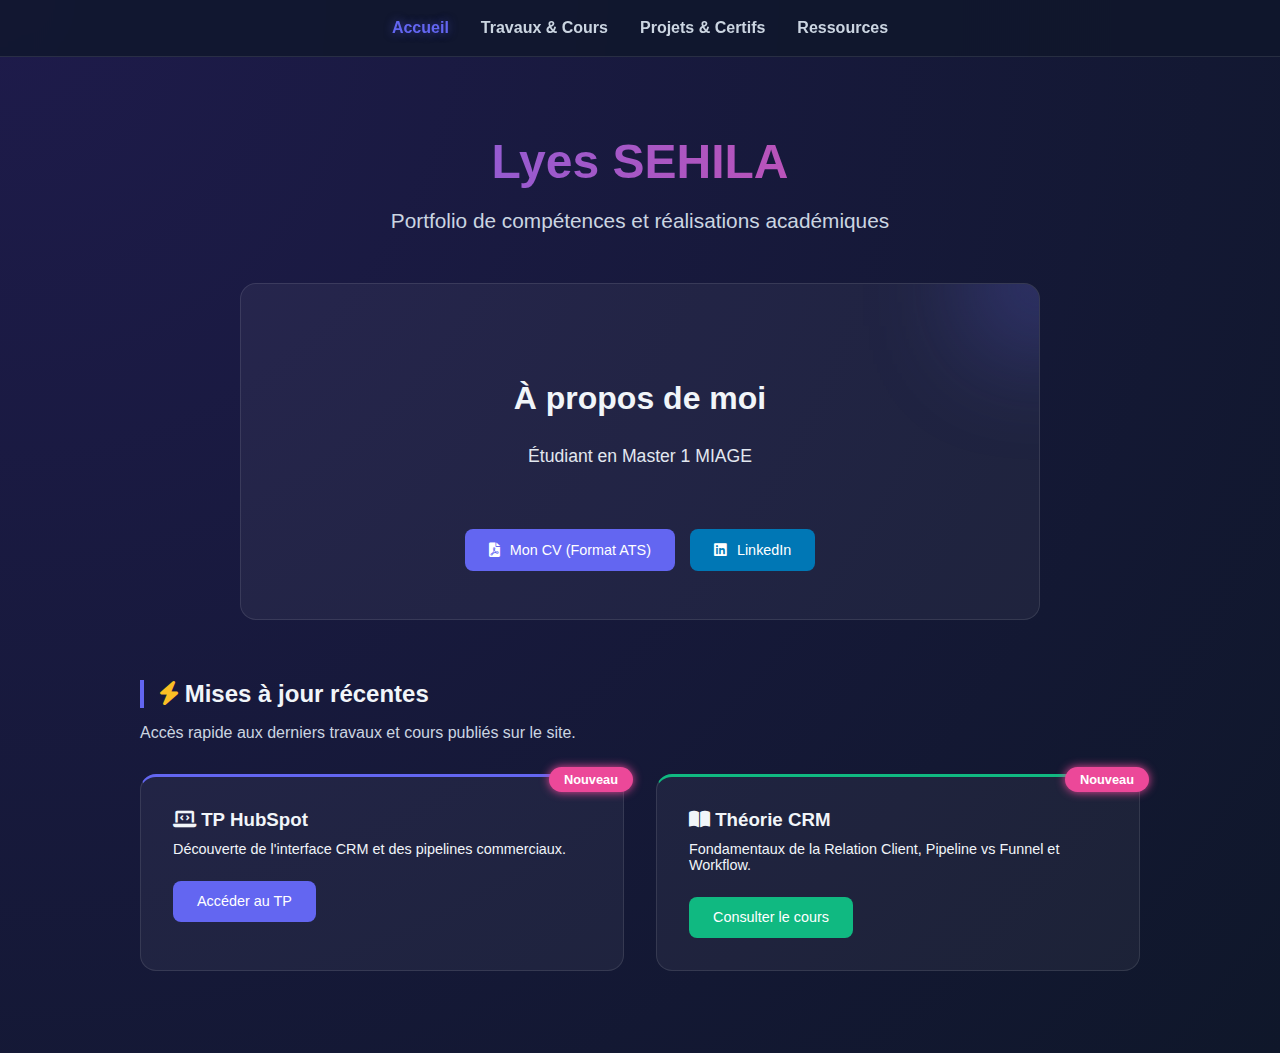
<file: index.html>
<!DOCTYPE html>
<html lang="fr">
<head>
    <meta charset="UTF-8">
    <meta name="viewport" content="width=device-width, initial-scale=1.0">
    <title>Portfolio MIAGE | Accueil</title>
    <link rel="stylesheet" href="css/style.css">
    <link rel="stylesheet" href="https://cdnjs.cloudflare.com/ajax/libs/font-awesome/6.0.0/css/all.min.css">
</head>
<body>
    <nav>
        <a href="index.html" class="active">Accueil</a>
        <a href="travaux.html">Travaux & Cours</a>
        <a href="projets.html">Projets & Certifs</a>
        <a href="ressources.html">Ressources</a>
    </nav>

    <div class="container" style="text-align: center; margin-top: 5vh;">
        <header>
            <h1>Lyes SEHILA</h1>
            <p style="font-size: 1.3rem; color: #cbd5e1; margin: 20px 0;">
                Portfolio de compétences et réalisations académiques
            </p>
        </header>
        
        <div class="card reveal" style="max-width: 800px; margin: 50px auto; padding: 3rem; position: relative; overflow: hidden;">
            <div style="position: absolute; top: -50px; right: -50px; width: 100px; height: 100px; background: var(--primary); filter: blur(60px); opacity: 0.5;"></div>
            <h2 style="border: none; padding: 0; margin-bottom: 1.5rem; font-size: 2rem;">À propos de moi</h2>
            <p style="font-size: 1.1rem; line-height: 1.8; color: #e2e8f0; margin-bottom: 2rem;">
                Étudiant en Master 1 MIAGE<br>
            </p>
            <div style="display: flex; gap: 15px; justify-content: center; flex-wrap: wrap;">
                <a href="assets/cv.pdf" target="_blank" class="btn" style="display: inline-flex; align-items: center; gap: 10px;">
                    <i class="fas fa-file-pdf"></i>
                    <span>Mon CV (Format ATS)</span>
                </a>
                <a href="https://www.linkedin.com/in/sehilalyes/" target="_blank" class="btn" style="background: #0077b5; display: inline-flex; align-items: center; gap: 10px;">
                    <i class="fab fa-linkedin"></i>
                    <span>LinkedIn</span>
                </a>
            </div>
        </div>

        <div class="reveal" style="text-align: left; max-width: 1000px; margin: 0 auto; margin-top: 60px;">
            <h2><i class="fas fa-bolt" style="color: #fbbf24;"></i> Mises à jour récentes</h2>
            <p style="color: #cbd5e1;">Accès rapide aux derniers travaux et cours publiés sur le site.</p>
            
            <div class="grid">
                <div class="card" style="border-top: 3px solid var(--primary);">
                    <span class="badge-new">Nouveau</span>
                    <h3><i class="fas fa-laptop-code"></i> TP HubSpot</h3>
                    <p style="font-size: 0.9rem; margin-top: 10px;">Découverte de l'interface CRM et des pipelines commerciaux.</p>
                    <a href="travaux.html" class="btn">Accéder au TP</a>
                </div>

                <div class="card" style="border-top: 3px solid #10b981;">
                    <span class="badge-new">Nouveau</span>
                    <h3><i class="fas fa-book-open"></i> Théorie CRM</h3>
                    <p style="font-size: 0.9rem; margin-top: 10px;">Fondamentaux de la Relation Client, Pipeline vs Funnel et Workflow.</p>
                    <a href="travaux.html" class="btn" style="background: #10b981;">Consulter le cours</a>
                </div>
            </div>
        </div>
    </div>
    
    <script src="js/main.js"></script>
    <script>
        // Petit script d'animation pour l'accueil
        document.addEventListener("DOMContentLoaded", function() {
            setTimeout(() => {
                document.querySelectorAll('.reveal').forEach((el, index) => {
                    setTimeout(() => {
                        el.classList.add('active');
                    }, index * 200);
                });
            }, 100);
        });
    </script>
</body>
</html>
</file>
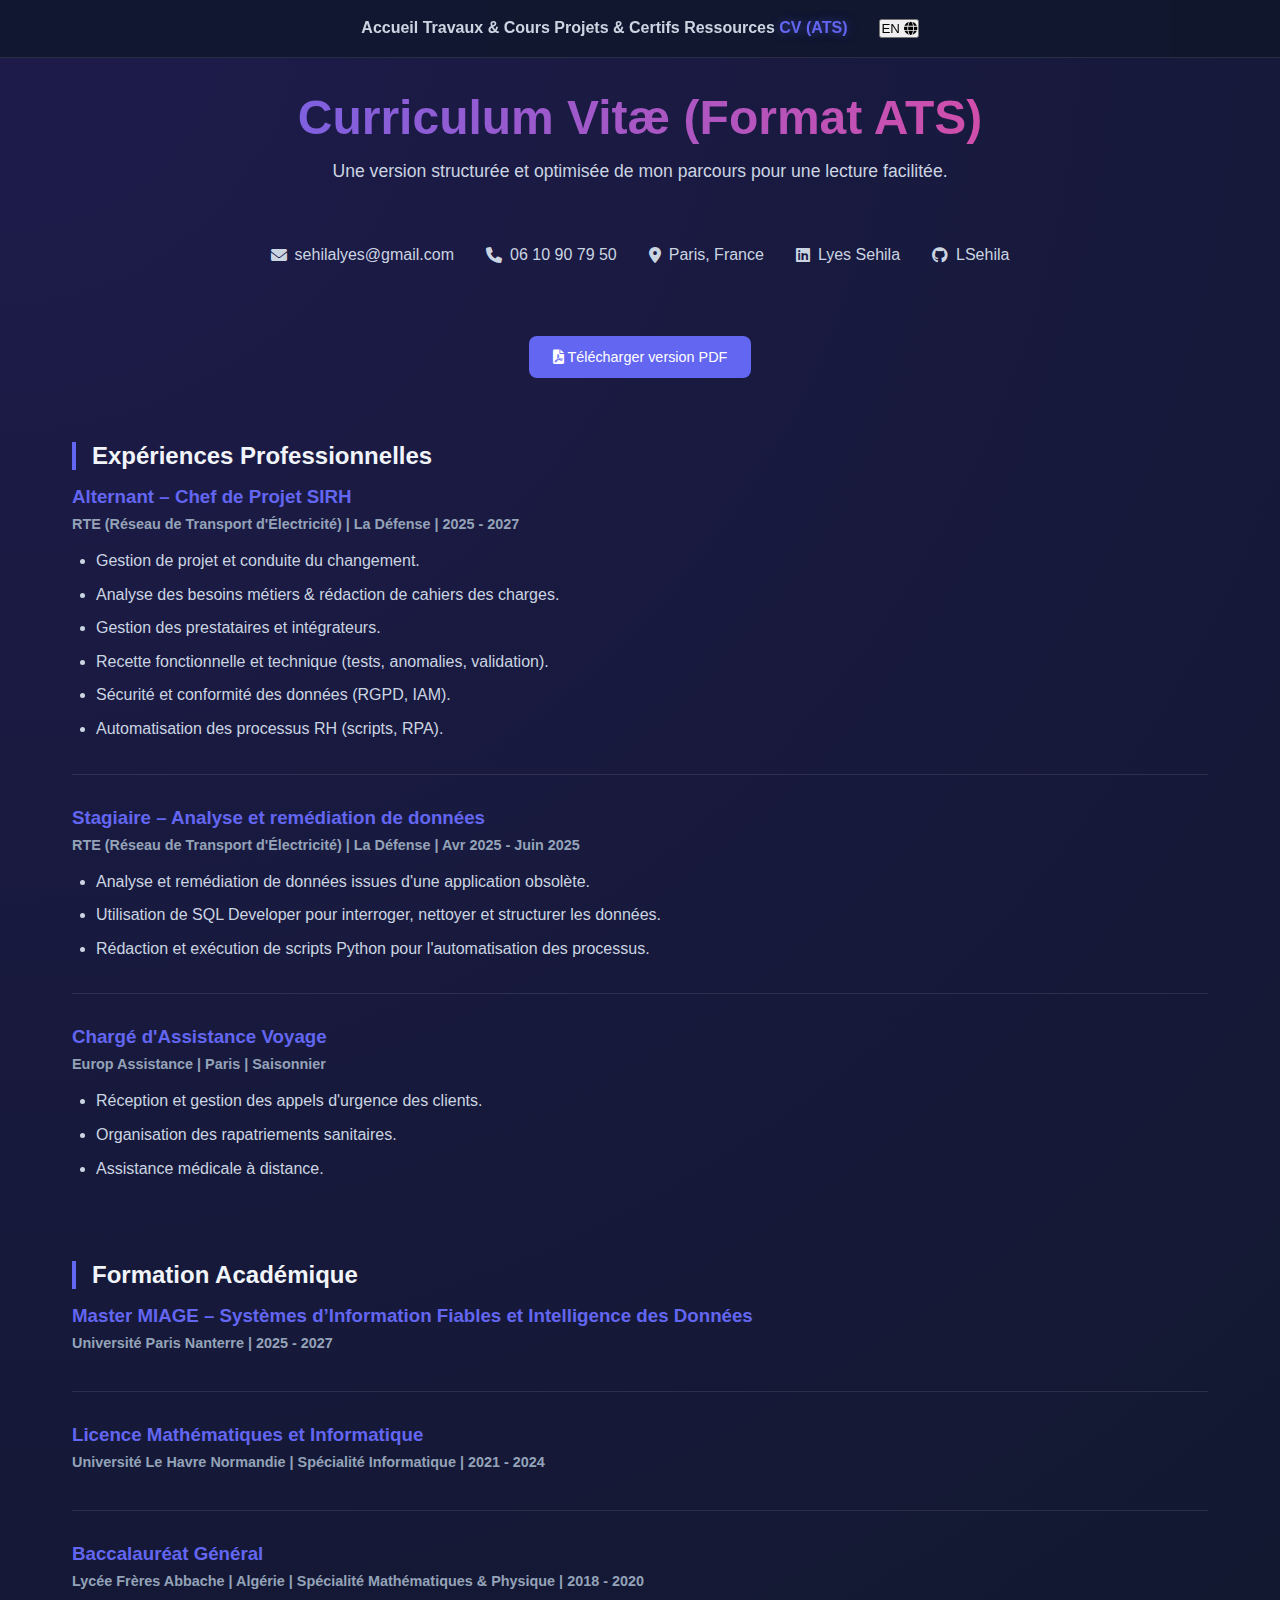
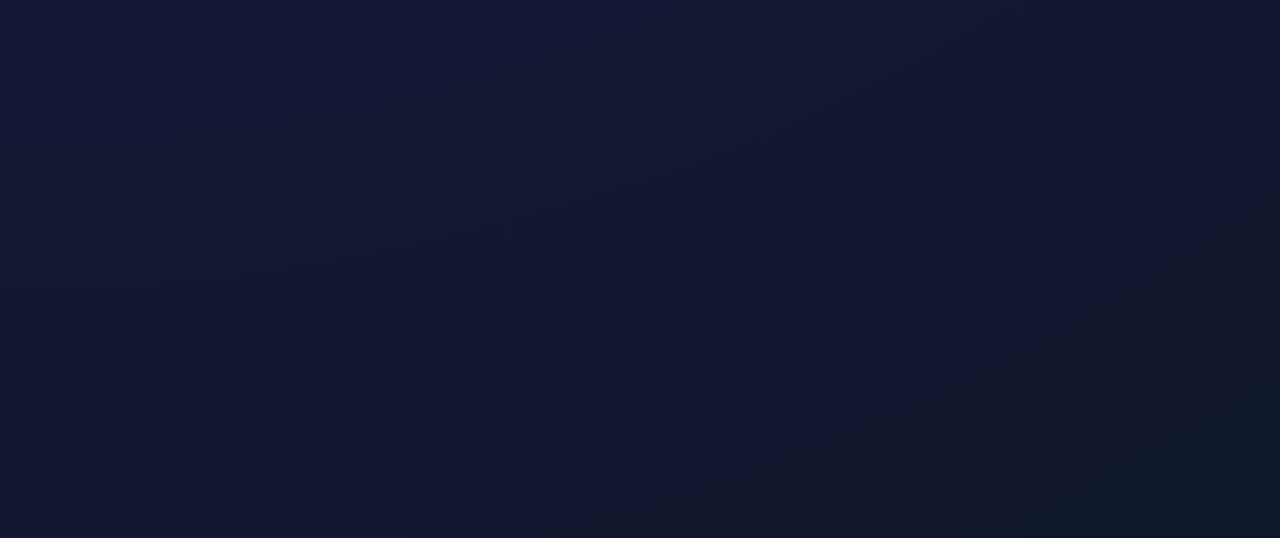
<file: cv.html>
<!DOCTYPE html>
<html lang="fr">
<head>
    <meta charset="UTF-8">
    <meta name="viewport" content="width=device-width, initial-scale=1.0">
    <title>CV (ATS Format) | Lyes SEHILA</title>
    <link rel="stylesheet" href="css/style.css">
    <link rel="stylesheet" href="https://cdnjs.cloudflare.com/ajax/libs/font-awesome/6.0.0/css/all.min.css">
    <style>
        .cv-section { margin-bottom: 3rem; text-align: left; }
        .cv-item { margin-bottom: 2rem; padding-bottom: 1.5rem; border-bottom: 1px solid var(--border); }
        .cv-item:last-child { border-bottom: none; }
        .cv-item h3 { color: var(--primary); margin-bottom: 0.5rem; }
        .cv-meta { color: #94a3b8; font-size: 0.9rem; margin-bottom: 1rem; font-weight: 600; }
        .cv-list { list-style: disc; padding-left: 1.5rem; color: #cbd5e1; line-height: 1.6; }
        .cv-list li { margin-bottom: 0.5rem; }
        .skills-grid { display: grid; grid-template-columns: repeat(auto-fit, minmax(200px, 1fr)); gap: 2rem; }
        .skill-cat h4 { color: var(--secondary); margin-bottom: 1rem; border-bottom: 2px solid var(--secondary); display: inline-block; padding-bottom: 4px; }
        .contact-info { display: flex; gap: 2rem; justify-content: center; flex-wrap: wrap; margin-bottom: 3rem; color: #cbd5e1; }
        .contact-info span { display: flex; align-items: center; gap: 8px; }
    </style>
</head>
<body>
    <nav>
        <div class="nav-links">
            <a href="index.html" data-i18n="nav_home">Accueil</a>
            <a href="travaux.html" data-i18n="nav_works">Travaux & Cours</a>
            <a href="projets.html" data-i18n="nav_projects">Projets & Certifs</a>
            <a href="ressources.html" data-i18n="nav_resources">Ressources</a>
            <a href="cv.html" class="active" data-i18n="nav_cv">CV (ATS)</a>
        </div>
        <button id="lang-switch" class="lang-btn">
            <span class="lang-text">EN</span>
            <i class="fas fa-globe"></i>
        </button>
    </nav>

    <div class="container">
        <header style="text-align: center; margin-bottom: 4rem;">
            <h1 data-i18n="cv_header_title" style="font-size: 3rem; border:none;">Curriculum Vitæ</h1>
            <p data-i18n="cv_header_desc" style="font-size: 1.1rem; color: #cbd5e1;">Format ATS - Optimisé pour la lecture logicielle et humaine.</p>
        </header>

        <div class="contact-info reveal">
            <span><i class="fas fa-envelope"></i> sehilalyes@gmail.com</span>
            <span><i class="fas fa-phone"></i> 06 10 90 79 50</span>
            <span><i class="fas fa-map-marker-alt"></i> Paris, France</span>
            <span><i class="fab fa-linkedin"></i> Lyes Sehila</span>
            <span><i class="fab fa-github"></i> LSehila</span>
        </div>

        <div style="text-align: center; margin-bottom: 4rem;">
            <a href="assets/CV_Lyes_Sehila_ATS.pdf" target="_blank" class="btn btn-cv">
                <i class="fas fa-file-pdf"></i> <span data-i18n="cv_download_ats">Télécharger version PDF</span>
            </a>
        </div>

        <!-- EXPERIENCES -->
        <section class="cv-section reveal">
            <h2 data-i18n="cv_exp">Expériences Professionnelles</h2>
            
            <div class="cv-item">
                <h3>Alternant – Chef de Projet SIRH</h3>
                <div class="cv-meta">RTE (Réseau de Transport d'Électricité) | La Défense | 2025 - 2027</div>
                <ul class="cv-list">
                    <li>Gestion de projet et conduite du changement.</li>
                    <li>Analyse des besoins métiers & rédaction de cahiers des charges.</li>
                    <li>Gestion des prestataires et intégrateurs.</li>
                    <li>Recette fonctionnelle et technique (tests, anomalies, validation).</li>
                    <li>Sécurité et conformité des données (RGPD, IAM).</li>
                    <li>Automatisation des processus RH (scripts, RPA).</li>
                </ul>
            </div>

            <div class="cv-item">
                <h3>Stagiaire – Analyse et remédiation de données</h3>
                <div class="cv-meta">RTE (Réseau de Transport d'Électricité) | La Défense | Avr 2025 - Juin 2025</div>
                <ul class="cv-list">
                    <li>Analyse et remédiation de données issues d'une application obsolète.</li>
                    <li>Utilisation de SQL Developer pour interroger, nettoyer et structurer les données.</li>
                    <li>Rédaction et exécution de scripts Python pour l'automatisation des processus.</li>
                </ul>
            </div>

            <div class="cv-item">
                <h3>Chargé d'Assistance Voyage</h3>
                <div class="cv-meta">Europ Assistance | Paris | Saisonnier</div>
                <ul class="cv-list">
                    <li>Réception et gestion des appels d'urgence des clients.</li>
                    <li>Organisation des rapatriements sanitaires.</li>
                    <li>Assistance médicale à distance.</li>
                </ul>
            </div>
        </section>

        <!-- FORMATION -->
        <section class="cv-section reveal">
            <h2 data-i18n="cv_edu">Formation Académique</h2>
            
            <div class="cv-item">
                <h3>Master MIAGE – Systèmes d’Information Fiables et Intelligence des Données</h3>
                <div class="cv-meta">Université Paris Nanterre | 2025 - 2027</div>
            </div>

            <div class="cv-item">
                <h3>Licence Mathématiques et Informatique</h3>
                <div class="cv-meta">Université Le Havre Normandie | Spécialité Informatique | 2021 - 2024</div>
            </div>

            <div class="cv-item">
                <h3>Baccalauréat Général</h3>
                <div class="cv-meta">Lycée Frères Abbache | Algérie | Spécialité Mathématiques & Physique | 2018 - 2020</div>
            </div>
        </section>

        <!-- SKILLS -->
        <section class="cv-section reveal">
            <h2 data-i18n="cv_skills">Compétences Techniques</h2>
            <div class="skills-grid">
                <div class="skill-cat">
                    <h4>Languages</h4>
                    <p>Java, PHP, Python, JavaScript, C, R, HTML/CSS, SQL, PL/pgSQL</p>
                </div>
                <div class="skill-cat">
                    <h4>Databases</h4>
                    <p>MySQL, Oracle, PostgreSQL</p>
                </div>
                <div class="skill-cat">
                    <h4>Frameworks & Tools</h4>
                    <p>React, Symfony, Bootstrap, Git/GitLab, UML, WordPress, Power BI, JUnit</p>
                </div>
                <div class="skill-cat">
                    <h4>Environments</h4>
                    <p>Linux, Windows, Shell, VS Code, PhpStorm</p>
                </div>
            </div>
        </section>

        <!-- SOFT SKILLS & LANGUES -->
        <div class="grid reveal" style="margin-top: 0;">
            <section class="cv-section" style="margin-bottom: 0;">
                <h2 data-i18n="cv_soft">Soft Skills</h2>
                <ul class="cv-list">
                    <li>Esprit Critique & Créativité</li>
                    <li>Adaptabilité & Persévérance</li>
                    <li>Excellent relationnel & Curiosité</li>
                </ul>
            </section>
            <section class="cv-section" style="margin-bottom: 0;">
                <h2 data-i18n="cv_lang">Langues</h2>
                <ul class="cv-list">
                    <li>Français (Bilingue C2)</li>
                    <li>Anglais (TOEIC 800/900 - B2)</li>
                    <li>Arabe & Kabyle (Langues maternelles)</li>
                </ul>
            </section>
        </div>

    </div>

    <script src="js/translations.js"></script>
    <script src="js/main.js"></script>
    <script>
        document.addEventListener("DOMContentLoaded", function() {
            setTimeout(() => {
                document.querySelectorAll('.reveal').forEach((el, index) => {
                    setTimeout(() => {
                        el.classList.add('active');
                    }, index * 200);
                });
            }, 100);
        });
    </script>
</body>
</html>
</file>
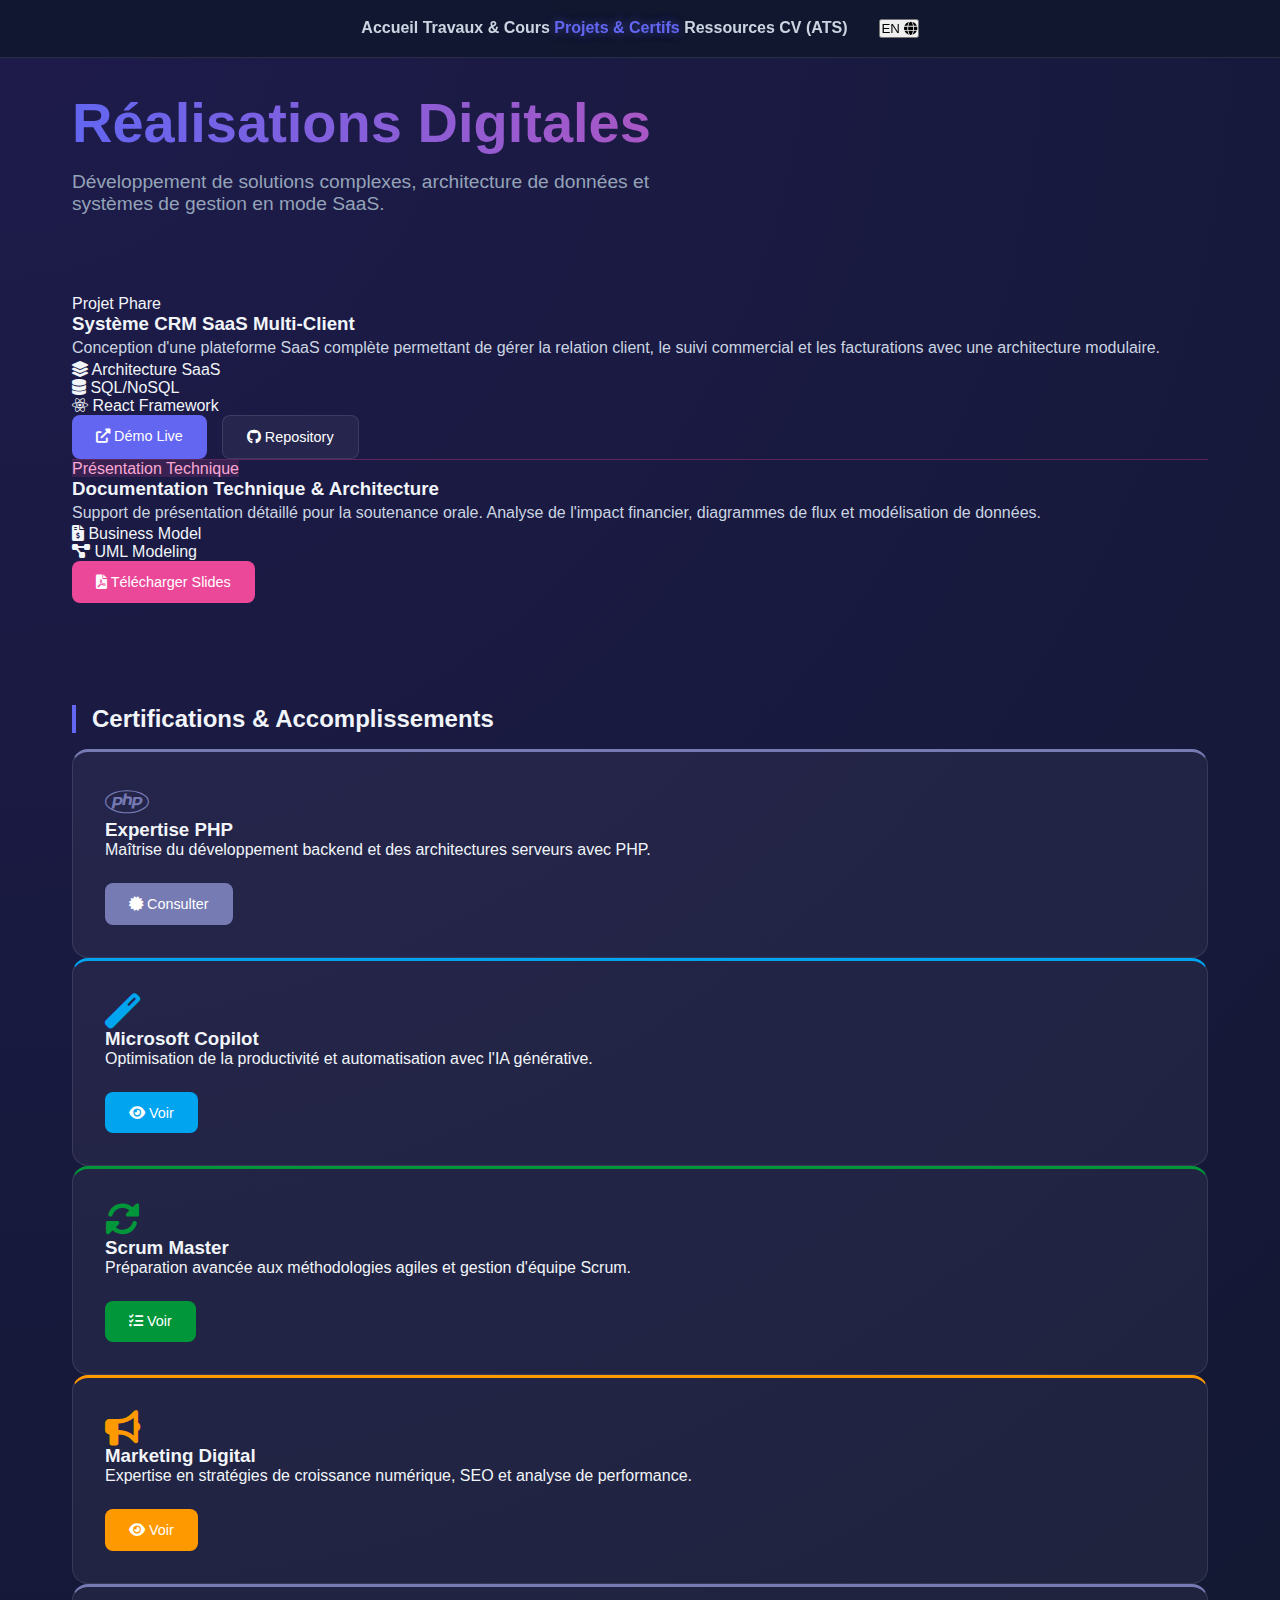
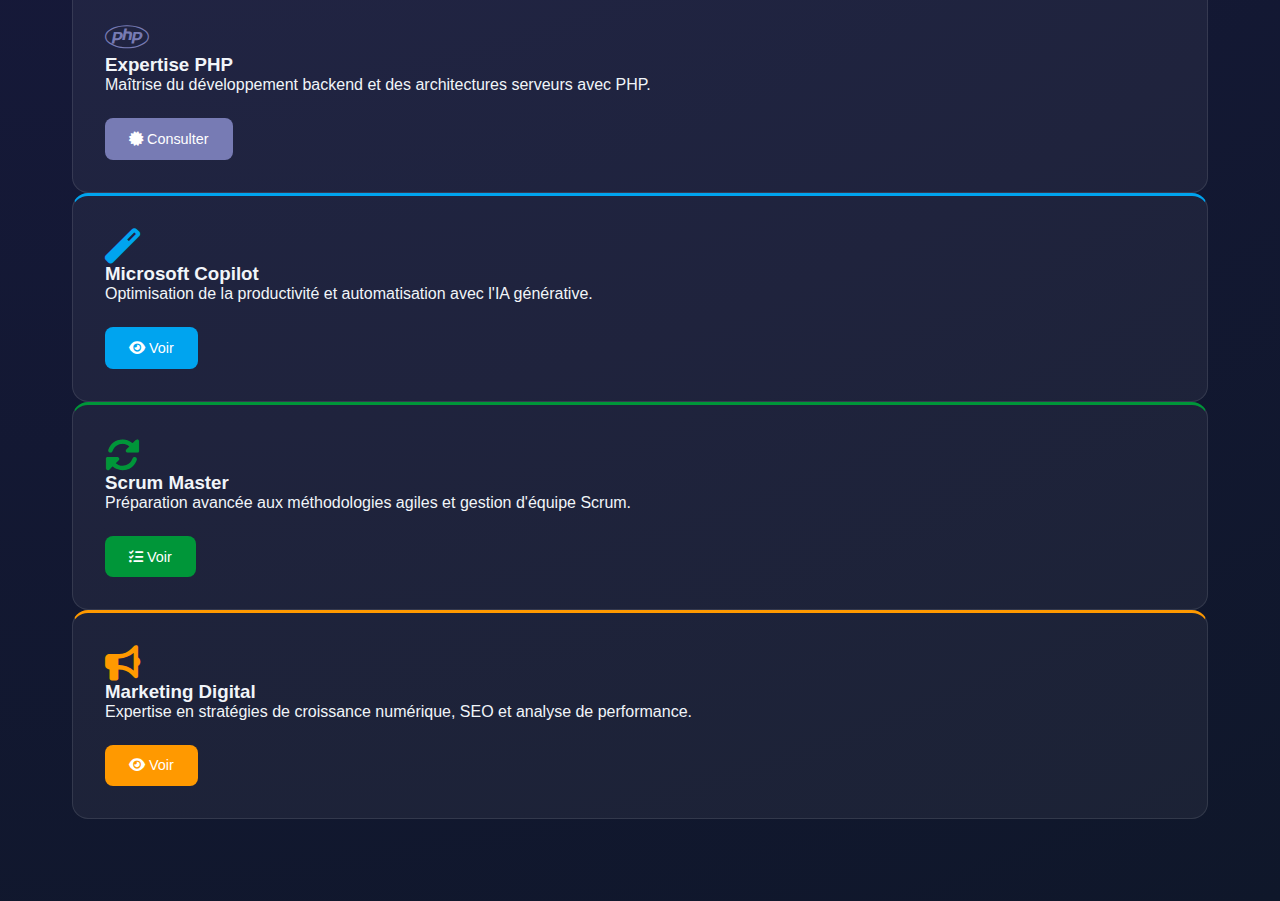
<file: projets.html>
<!DOCTYPE html>
<html lang="fr">
<head>
    <meta charset="UTF-8">
    <meta name="viewport" content="width=device-width, initial-scale=1.0">
    <title>Projets & Certifications | Lyes SEHILA</title>
    <link rel="stylesheet" href="css/style.css">
    <link rel="stylesheet" href="https://cdnjs.cloudflare.com/ajax/libs/font-awesome/6.0.0/css/all.min.css">
</head>
<body>
    <nav>
        <div class="nav-links">
            <a href="index.html" data-i18n="nav_home">Accueil</a>
            <a href="travaux.html" data-i18n="nav_works">Travaux & Cours</a>
            <a href="projets.html" class="active" data-i18n="nav_projects">Projets & Certifs</a>
            <a href="ressources.html" data-i18n="nav_resources">Ressources</a>
            <a href="cv.html" data-i18n="nav_cv">CV (ATS)</a>
        </div>
        <button id="lang-switch" class="lang-btn">
            <span class="lang-text">EN</span>
            <i class="fas fa-globe"></i>
        </button>
    </nav>

    <div class="container">
        
        <!-- SECTION PROJETS RÉÉCRITE -->
        <header style="margin-bottom: 5rem; text-align: left;">
            <h1 data-i18n="projects_header_title" style="font-size: 3.5rem; margin-bottom: 1rem; border: none;">Réalisations Digitales</h1>
            <p data-i18n="projects_header_desc" style="color: #94a3b8; font-size: 1.2rem; max-width: 600px;">Développement de solutions complexes, architecture de données et systèmes de gestion en mode SaaS.</p>
        </header>

        <div class="project-grid">
            <!-- PROJET 1 : CRM SAAS -->
            <div class="project-card reveal">
                <div class="project-content">
                    <span class="project-tag" data-i18n="tag_featured">Featured Project</span>
                    <h3 class="project-title" data-i18n="crm_title">Système CRM SaaS Multi-Client</h3>
                    <p data-i18n="crm_desc" style="color: #cbd5e1; line-height: 1.6;">Conception d'une plateforme SaaS complète permettant de gérer la relation client, le suivi commercial et les facturations avec une architecture modulaire.</p>
                    
                    <div class="project-stats">
                        <div class="stat-item"><i class="fas fa-layer-group"></i> Architecture SaaS</div>
                        <div class="stat-item"><i class="fas fa-database"></i> SQL/NoSQL</div>
                        <div class="stat-item"><i class="fab fa-react"></i> React Framework</div>
                    </div>

                    <div style="display: flex; gap: 15px; flex-wrap: wrap;">
                        <a href="https://crm-saas-project.vercel.app" target="_blank" class="btn" style="padding: 0.8rem 1.5rem; margin:0;"><i class="fas fa-external-link-alt"></i> <span data-i18n="btn_demo">Démo Live</span></a>
                        <a href="https://github.com/LyesSEHILA/crm-saas-project" target="_blank" class="btn" style="background: rgba(255,255,255,0.05); border: 1px solid var(--border); padding: 0.8rem 1.5rem; margin:0;"><i class="fab fa-github"></i> <span data-i18n="btn_repo">Repository</span></a>
                    </div>
                </div>
            </div>

            <!-- PROJET 2 : PRESENTATION -->
            <div class="project-card reveal" style="border-top: 1px solid rgba(236, 72, 153, 0.3);">
                <div class="project-content">
                    <span class="project-tag" data-i18n="tag_presentation" style="background: rgba(236, 72, 153, 0.15); color: #f9a8d4; border-color: rgba(236, 72, 153, 0.3);">Technical Presentation</span>
                    <h3 class="project-title" data-i18n="slides_title">Documentation Technique & Architecture</h3>
                    <p data-i18n="slides_desc" style="color: #cbd5e1; line-height: 1.6;">Support de présentation détaillé pour la soutenance orale. Analyse de l'impact financier, diagrammes de flux et modélisation de données.</p>
                    
                    <div class="project-stats">
                        <div class="stat-item"><i class="fas fa-file-invoice-dollar"></i> Business Model</div>
                        <div class="stat-item"><i class="fas fa-project-diagram"></i> UML Modeling</div>
                    </div>

                    <a href="assets/Plateforme-SaaS-de-Gestion-Commerciale-et-Financiere.pdf.pdf" class="btn" style="background: var(--secondary); padding: 0.8rem 1.5rem; margin:0;"><i class="fas fa-file-pdf"></i> <span data-i18n="btn_slides">Télécharger Slides</span></a>
                </div>
            </div>
        </div>

        <br><br><br>
        <h2 data-i18n="cert_title">Certifications & Accomplissements</h2>
        <div class="slider-container">
            <div class="slider-track">
                <!-- Bloc 1 des certifs -->
                <div class="card" style="border-top: 3px solid #777BB4;">
                    <div class="icon-box"><i class="fab fa-php" style="font-size: 2.2rem; color: #777BB4;"></i></div>
                    <h3 data-i18n="cert_php">Expertise PHP</h3>
                    <p data-i18n="cert_php_desc">Maîtrise du développement backend et des architectures serveurs avec PHP.</p>
                    <a href="assets/Certifs/Certif_PHP.pdf" target="_blank" class="btn" style="background: #777BB4;"><i class="fas fa-certificate"></i> <span data-i18n="btn_consult">Consulter</span></a>
                </div>
                <div class="card" style="border-top: 3px solid #00a4ef;">
                    <div class="icon-box"><i class="fas fa-magic" style="font-size: 2.2rem; color: #00a4ef;"></i></div>
                    <h3 data-i18n="cert_copilot">Microsoft Copilot</h3>
                    <p data-i18n="cert_copilot_desc">Optimisation de la productivité et automatisation avec l'IA générative.</p>
                    <a href="assets/Certifs/CertificatDaccomplissement_Simplifiez votre travail avec Microsoft Copilot.pdf" target="_blank" class="btn" style="background: #00a4ef;"><i class="fas fa-eye"></i> <span data-i18n="btn_view">Voir</span></a>
                </div>
                <div class="card" style="border-top: 3px solid #009639;">
                    <div class="icon-box"><i class="fas fa-sync-alt" style="font-size: 2.2rem; color: #009639;"></i></div>
                    <h3 data-i18n="cert_scrum">Scrum Master</h3>
                    <p data-i18n="cert_scrum_desc">Préparation avancée aux méthodologies agiles et gestion d'équipe Scrum.</p>
                    <a href="assets/Certifs/CertificatDaccomplissement_Preparer la certification Certified Scrum Master .pdf" target="_blank" class="btn" style="background: #009639;"><i class="fas fa-tasks"></i> <span data-i18n="btn_view">Voir</span></a>
                </div>
                <div class="card" style="border-top: 3px solid #FF9900;">
                    <div class="icon-box"><i class="fas fa-bullhorn" style="font-size: 2.2rem; color: #FF9900;"></i></div>
                    <h3 data-i18n="cert_marketing">Marketing Digital</h3>
                    <p data-i18n="cert_marketing_desc">Expertise en stratégies de croissance numérique, SEO et analyse de performance.</p>
                    <a href="assets/Certifs/Certif_marketing Digital.jpeg" target="_blank" class="btn" style="background: #FF9900;"><i class="fas fa-eye"></i> <span data-i18n="btn_view">Voir</span></a>
                </div>

                <!-- Bloc 2 (Double pour l'effet infini) -->
                <div class="card" style="border-top: 3px solid #777BB4;">
                    <div class="icon-box"><i class="fab fa-php" style="font-size: 2.2rem; color: #777BB4;"></i></div>
                    <h3 data-i18n="cert_php">Expertise PHP</h3>
                    <p data-i18n="cert_php_desc">Maîtrise du développement backend et des architectures serveurs avec PHP.</p>
                    <a href="assets/Certifs/Certif_PHP.pdf" target="_blank" class="btn" style="background: #777BB4;"><i class="fas fa-certificate"></i> <span data-i18n="btn_consult">Consulter</span></a>
                </div>
                <div class="card" style="border-top: 3px solid #00a4ef;">
                    <div class="icon-box"><i class="fas fa-magic" style="font-size: 2.2rem; color: #00a4ef;"></i></div>
                    <h3 data-i18n="cert_copilot">Microsoft Copilot</h3>
                    <p data-i18n="cert_copilot_desc">Optimisation de la productivité et automatisation avec l'IA générative.</p>
                    <a href="assets/Certifs/CertificatDaccomplissement_Simplifiez votre travail avec Microsoft Copilot.pdf" target="_blank" class="btn" style="background: #00a4ef;"><i class="fas fa-eye"></i> <span data-i18n="btn_view">Voir</span></a>
                </div>
                <div class="card" style="border-top: 3px solid #009639;">
                    <div class="icon-box"><i class="fas fa-sync-alt" style="font-size: 2.2rem; color: #009639;"></i></div>
                    <h3 data-i18n="cert_scrum">Scrum Master</h3>
                    <p data-i18n="cert_scrum_desc">Préparation avancée aux méthodologies agiles et gestion d'équipe Scrum.</p>
                    <a href="assets/Certifs/CertificatDaccomplissement_Preparer la certification Certified Scrum Master .pdf" target="_blank" class="btn" style="background: #009639;"><i class="fas fa-tasks"></i> <span data-i18n="btn_view">Voir</span></a>
                </div>
                <div class="card" style="border-top: 3px solid #FF9900;">
                    <div class="icon-box"><i class="fas fa-bullhorn" style="font-size: 2.2rem; color: #FF9900;"></i></div>
                    <h3 data-i18n="cert_marketing">Marketing Digital</h3>
                    <p data-i18n="cert_marketing_desc">Expertise en stratégies de croissance numérique, SEO et analyse de performance.</p>
                    <a href="assets/Certifs/Certif_marketing Digital.jpeg" target="_blank" class="btn" style="background: #FF9900;"><i class="fas fa-eye"></i> <span data-i18n="btn_view">Voir</span></a>
                </div>
            </div>
        </div>
    </div>
    <script src="js/translations.js"></script>
    <script src="js/main.js"></script>
</body>
</html>
</file>
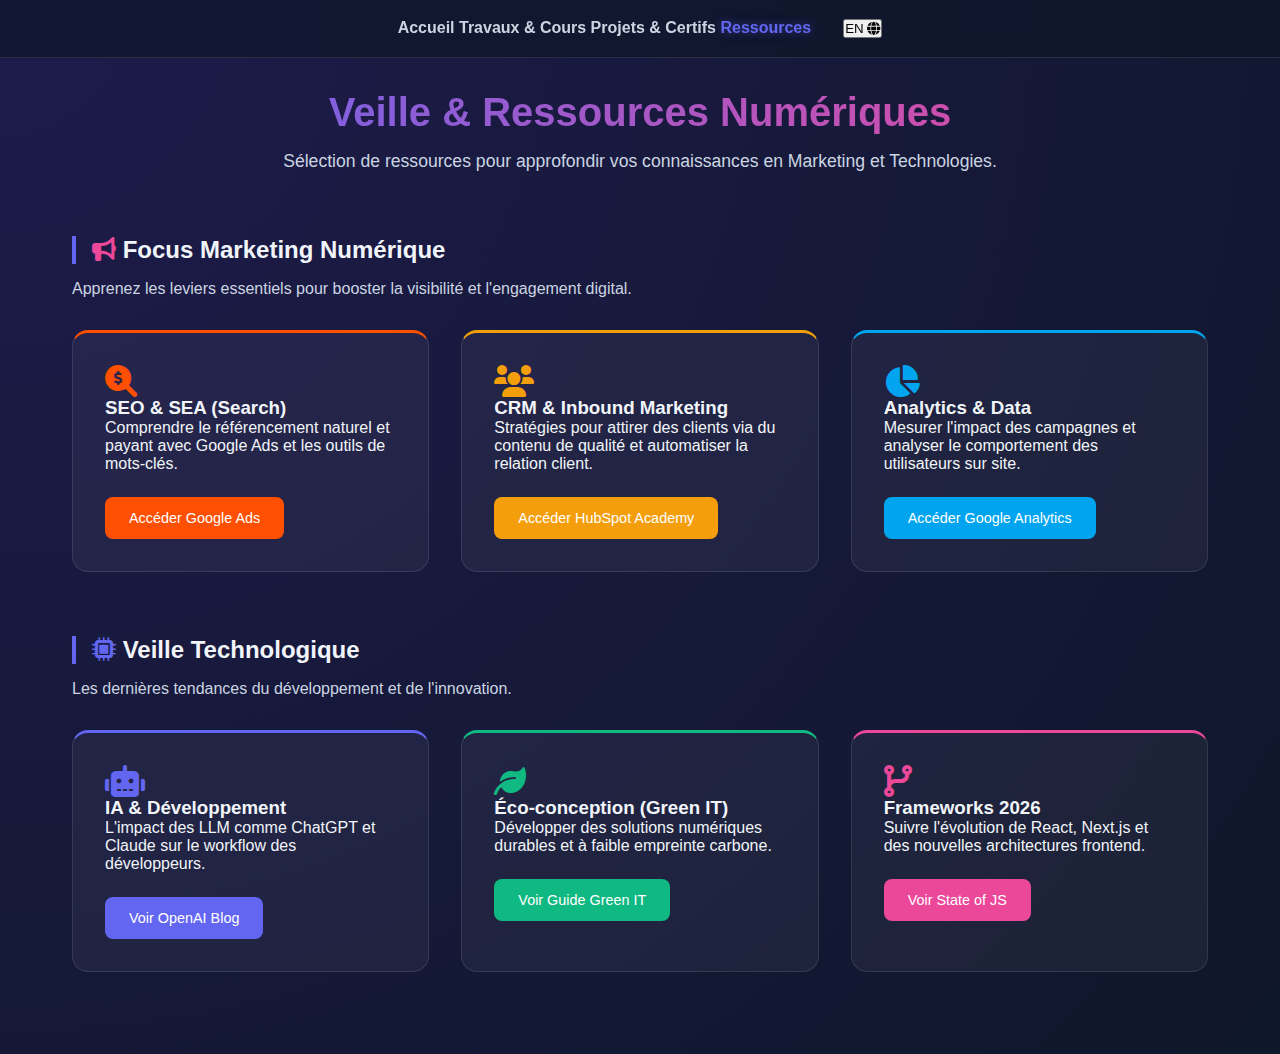
<file: ressources.html>
<!DOCTYPE html>
<html lang="fr">
<head>
    <meta charset="UTF-8">
    <meta name="viewport" content="width=device-width, initial-scale=1.0">
    <title>Veille & Ressources | Marketing Numérique</title>
    <link rel="stylesheet" href="css/style.css">
    <link rel="stylesheet" href="https://cdnjs.cloudflare.com/ajax/libs/font-awesome/6.0.0/css/all.min.css">
</head>
<body>
    <nav>
        <div class="nav-links">
            <a href="index.html" data-i18n="nav_home">Accueil</a>
            <a href="travaux.html" data-i18n="nav_works">Travaux & Cours</a>
            <a href="projets.html" data-i18n="nav_projects">Projets & Certifs</a>
            <a href="ressources.html" class="active" data-i18n="nav_resources">Ressources</a>
        </div>
        <button id="lang-switch" class="lang-btn">
            <span class="lang-text">EN</span>
            <i class="fas fa-globe"></i>
        </button>
    </nav>

    <div class="container">
        <header style="text-align: center; margin-bottom: 4rem;">
            <h1 data-i18n="resources_header_title" style="font-size: 2.5rem; border:none;">Veille & Ressources Numériques</h1>
            <p data-i18n="resources_header_subtitle" style="font-size: 1.1rem; color: #cbd5e1;">Sélection de ressources pour approfondir vos connaissances en Marketing et Technologies.</p>
        </header>

        <section class="reveal">
            <h2><i class="fas fa-bullhorn" style="color: var(--secondary);"></i> <span data-i18n="res_marketing">Focus Marketing Numérique</span></h2>
            <p data-i18n="res_marketing_desc" style="color: #cbd5e1; margin-bottom: 2rem;">Apprenez les leviers essentiels pour booster la visibilité et l'engagement digital.</p>
            
            <div class="grid">
                <div class="card" style="border-top: 3px solid #ff4f00;">
                    <div class="icon-box"><i class="fas fa-search-dollar" style="font-size: 2rem; color: #ff4f00;"></i></div>
                    <h3>SEO & SEA (Search)</h3>
                    <p>Comprendre le référencement naturel et payant avec Google Ads et les outils de mots-clés.</p>
                    <a href="https://learning.google/intl/fr/google-ads/" target="_blank" class="btn" style="background: #ff4f00;"><span data-i18n="btn_access">Accéder</span> Google Ads</a>
                </div>

                <div class="card" style="border-top: 3px solid #f59e0b;">
                    <div class="icon-box"><i class="fas fa-users" style="font-size: 2rem; color: #f59e0b;"></i></div>
                    <h3>CRM & Inbound Marketing</h3>
                    <p>Stratégies pour attirer des clients via du contenu de qualité et automatiser la relation client.</p>
                    <a href="https://academy.hubspot.fr/" target="_blank" class="btn" style="background: #f59e0b;"><span data-i18n="btn_access">Accéder</span> HubSpot Academy</a>
                </div>

                <div class="card" style="border-top: 3px solid #00a4ef;">
                    <div class="icon-box"><i class="fas fa-chart-pie" style="font-size: 2rem; color: #00a4ef;"></i></div>
                    <h3>Analytics & Data</h3>
                    <p>Mesurer l'impact des campagnes et analyser le comportement des utilisateurs sur site.</p>
                    <a href="https://analytics.google.com/analytics/academy/" target="_blank" class="btn" style="background: #00a4ef;"><span data-i18n="btn_access">Accéder</span> Google Analytics</a>
                </div>
            </div>
        </section>

        <section class="reveal" style="margin-top: 4rem;">
            <h2><i class="fas fa-microchip" style="color: var(--primary);"></i> <span data-i18n="res_tech">Veille Technologique</span></h2>
            <p data-i18n="res_tech_desc" style="color: #cbd5e1; margin-bottom: 2rem;">Les dernières tendances du développement et de l'innovation.</p>
            
            <div class="grid">
                <div class="card" style="border-top: 3px solid #6366f1;">
                    <div class="icon-box"><i class="fas fa-robot" style="font-size: 2rem; color: #6366f1;"></i></div>
                    <h3>IA & Développement</h3>
                    <p>L'impact des LLM comme ChatGPT et Claude sur le workflow des développeurs.</p>
                    <a href="https://openai.com/blog" target="_blank" class="btn"><span data-i18n="btn_view">Voir</span> OpenAI Blog</a>
                </div>

                <div class="card" style="border-top: 3px solid #10b981;">
                    <div class="icon-box"><i class="fas fa-leaf" style="font-size: 2rem; color: #10b981;"></i></div>
                    <h3>Éco-conception (Green IT)</h3>
                    <p>Développer des solutions numériques durables et à faible empreinte carbone.</p>
                    <a href="https://eco-conception.design/" target="_blank" class="btn" style="background: #10b981;"><span data-i18n="btn_view">Voir</span> Guide Green IT</a>
                </div>

                <div class="card" style="border-top: 3px solid #ec4899;">
                    <div class="icon-box"><i class="fas fa-code-branch" style="font-size: 2rem; color: #ec4899;"></i></div>
                    <h3>Frameworks 2026</h3>
                    <p>Suivre l'évolution de React, Next.js et des nouvelles architectures frontend.</p>
                    <a href="https://stateofjs.com/" target="_blank" class="btn" style="background: #ec4899;"><span data-i18n="btn_view">Voir</span> State of JS</a>
                </div>
            </div>
        </section>
    </div>

    <script src="js/translations.js"></script>
    <script src="js/main.js"></script>
    <script>
        document.addEventListener("DOMContentLoaded", function() {
            setTimeout(() => {
                document.querySelectorAll('.reveal').forEach((el, index) => {
                    setTimeout(() => {
                        el.classList.add('active');
                    }, index * 200);
                });
            }, 100);
        });
    </script>
</body>
</html>
</file>
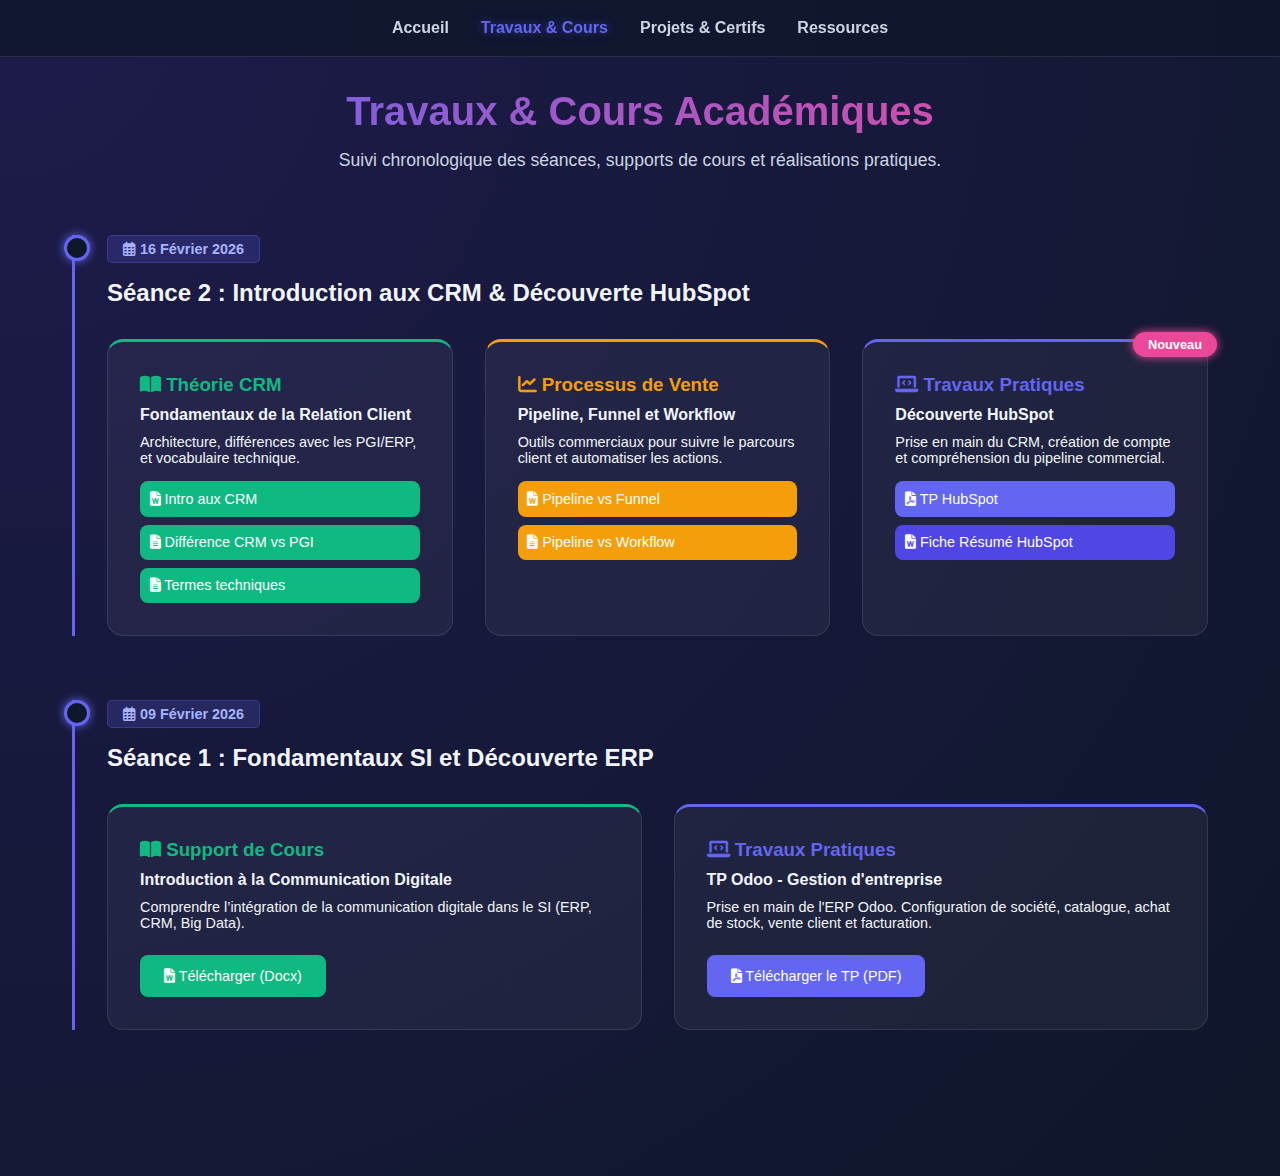
<file: travaux.html>
<!DOCTYPE html>
<html lang="fr">
<head>
    <meta charset="UTF-8">
    <title>Travaux & Cours</title>
    <link rel="stylesheet" href="css/style.css">
    <link rel="stylesheet" href="https://cdnjs.cloudflare.com/ajax/libs/font-awesome/6.0.0/css/all.min.css">
</head>
<body>
    <nav>
        <a href="index.html">Accueil</a>
        <a href="travaux.html" class="active">Travaux & Cours</a>
        <a href="projets.html">Projets & Certifs</a>
        <a href="ressources.html">Ressources</a>
    </nav>

    <div class="container">
        
        <div style="text-align: center; margin-bottom: 4rem;">
            <h1 style="font-size: 2.5rem; border:none;">Travaux & Cours Académiques</h1>
            <p style="font-size: 1.1rem; color: #cbd5e1;">Suivi chronologique des séances, supports de cours et réalisations pratiques.</p>
        </div>

        <div class="seance-container reveal">
            <div class="seance-date"><i class="far fa-calendar-alt"></i> 16 Février 2026</div>
            <h3 style="font-size: 1.5rem; margin-bottom: 1.5rem;">Séance 2 : Introduction aux CRM & Découverte HubSpot</h3>
            
            <div class="grid">
                <div class="card" style="border-top: 3px solid #10b981;">
                    <h3 style="color: #10b981;"><i class="fas fa-book-open"></i> Théorie CRM</h3>
                    <h4 style="margin: 10px 0;">Fondamentaux de la Relation Client</h4>
                    <p style="font-size: 0.9rem;">Architecture, différences avec les PGI/ERP, et vocabulaire technique.</p>
                    <div style="display: flex; flex-direction: column; gap: 8px; margin-top: 15px;">
                        <a href="assets/TP2/CRM version Etudiant.docx" class="btn" style="margin:0; background: #10b981; padding: 0.6rem;"><i class="fas fa-file-word"></i> Intro aux CRM</a>
                        <a href="assets/TP2/CRM VS PGI VERSION ETUD.odt" class="btn" style="margin:0; background: #10b981; padding: 0.6rem;"><i class="fas fa-file-alt"></i> Différence CRM vs PGI</a>
                        <a href="assets/TP2/termes techniques CRM version Etudiant.odt" class="btn" style="margin:0; background: #10b981; padding: 0.6rem;"><i class="fas fa-file-alt"></i> Termes techniques</a>
                    </div>
                </div>

                <div class="card" style="border-top: 3px solid #f59e0b;">
                    <h3 style="color: #f59e0b;"><i class="fas fa-chart-line"></i> Processus de Vente</h3>
                    <h4 style="margin: 10px 0;">Pipeline, Funnel et Workflow</h4>
                    <p style="font-size: 0.9rem;">Outils commerciaux pour suivre le parcours client et automatiser les actions.</p>
                    <div style="display: flex; flex-direction: column; gap: 8px; margin-top: 15px;">
                        <a href="assets/TP2/pipeline vs funnel.docx" class="btn" style="margin:0; background: #f59e0b; padding: 0.6rem;"><i class="fas fa-file-word"></i> Pipeline vs Funnel</a>
                        <a href="assets/TP2/Pipeline de vente VS Workflow.odt" class="btn" style="margin:0; background: #f59e0b; padding: 0.6rem;"><i class="fas fa-file-alt"></i> Pipeline vs Workflow</a>
                    </div>
                </div>

                <div class="card" style="border-top: 3px solid var(--primary);">
                    <span class="badge-new">Nouveau</span>
                    <h3 style="color: var(--primary);"><i class="fas fa-laptop-code"></i> Travaux Pratiques</h3>
                    <h4 style="margin: 10px 0;">Découverte HubSpot</h4>
                    <p style="font-size: 0.9rem;">Prise en main du CRM, création de compte et compréhension du pipeline commercial.</p>
                    <div style="display: flex; flex-direction: column; gap: 8px; margin-top: 15px;">
                        <a href="assets/TP2/TP Découverte HubSpot.pdf" class="btn" style="margin:0; padding: 0.6rem;"><i class="fas fa-file-pdf"></i> TP HubSpot</a>
                        <a href="assets/TP2/hubspot.docx" class="btn" style="margin:0; background: #4f46e5; padding: 0.6rem;"><i class="fas fa-file-word"></i> Fiche Résumé HubSpot</a>
                    </div>
                </div>
            </div>
        </div>

        <div class="seance-container reveal">
            <div class="seance-date"><i class="far fa-calendar-alt"></i> 09 Février 2026</div>
            <h3 style="font-size: 1.5rem; margin-bottom: 1.5rem;">Séance 1 : Fondamentaux SI et Découverte ERP</h3>
            
            <div class="grid">
                
                <div class="card" style="border-top: 3px solid #10b981;">
                    <h3 style="color: #10b981;"><i class="fas fa-book-open"></i> Support de Cours</h3>
                    <h4 style="margin: 10px 0;">Introduction à la Communication Digitale</h4>
                    <p style="font-size: 0.9rem;">Comprendre l’intégration de la communication digitale dans le SI (ERP, CRM, Big Data).</p>
                    <a href="assets/Introduction_QCM.docx" class="btn" style="background: #10b981;"><i class="fas fa-file-word"></i> Télécharger (Docx)</a>
                </div>

                <div class="card" style="border-top: 3px solid var(--primary);">
                    <h3 style="color: var(--primary);"><i class="fas fa-laptop-code"></i> Travaux Pratiques</h3>
                    <h4 style="margin: 10px 0;">TP Odoo - Gestion d'entreprise</h4>
                    <p style="font-size: 0.9rem;">Prise en main de l'ERP Odoo. Configuration de société, catalogue, achat de stock, vente client et facturation.</p>
                    <a href="assets/TP Odoo.pdf" class="btn"><i class="fas fa-file-pdf"></i> Télécharger le TP (PDF)</a>
                </div>

            </div>
        </div>

    </div>
    
    <script src="js/main.js"></script>
    
    <script>
        document.addEventListener("DOMContentLoaded", function() {
            setTimeout(() => {
                document.querySelectorAll('.reveal').forEach((el, index) => {
                    setTimeout(() => {
                        el.classList.add('active');
                    }, index * 200); // Fait apparaître les séances l'une après l'autre
                });
            }, 100);
        });
    </script>
</body>
</html>
</file>
<file: css/style.css>
/* css/style.css */
:root {
    --primary: #6366f1; /* Indigo moderne */
    --secondary: #ec4899; /* Rose dynamique */
    --bg: #0f172a; /* Bleu nuit profond */
    --glass: rgba(255, 255, 255, 0.05);
    --border: rgba(255, 255, 255, 0.1);
    --text: #f1f5f9;
}

* { margin: 0; padding: 0; box-sizing: border-box; font-family: 'Segoe UI', sans-serif; }

body {
    background: radial-gradient(circle at top left, #1e1b4b, var(--bg));
    color: var(--text);
    min-height: 100vh;
    padding-bottom: 50px;
}

/* Navigation Glassmorphism */
nav {
    position: sticky;
    top: 0;
    z-index: 1000;
    background: rgba(15, 23, 42, 0.8);
    backdrop-filter: blur(12px);
    border-bottom: 1px solid var(--border);
    padding: 1.2rem;
    display: flex;
    justify-content: center;
    gap: 2rem;
}

nav a {
    color: #cbd5e1;
    text-decoration: none;
    font-weight: 600;
    transition: 0.3s;
    position: relative;
}

nav a:hover, nav a.active {
    color: var(--primary);
    text-shadow: 0 0 10px rgba(99, 102, 241, 0.5);
}

/* Layout */
.container {
    max-width: 1200px;
    margin: 0 auto;
    padding: 2rem;
    animation: fadeIn 1s ease-out;
}

h1, h2 { margin-bottom: 1rem; }
h1 { font-size: 3rem; background: linear-gradient(to right, var(--primary), var(--secondary)); -webkit-background-clip: text; -webkit-text-fill-color: transparent; }
h2 { border-left: 4px solid var(--primary); padding-left: 1rem; margin-top: 3rem; }

/* Cartes (Pour les rubriques) */
.grid {
    display: grid;
    grid-template-columns: repeat(auto-fit, minmax(300px, 1fr));
    gap: 2rem;
    margin-top: 2rem;
}

.card {
    background: var(--glass);
    border: 1px solid var(--border);
    padding: 2rem;
    border-radius: 16px;
    transition: transform 0.3s cubic-bezier(0.175, 0.885, 0.32, 1.275), border-color 0.3s, box-shadow 0.3s;
    position: relative;
}

.card:hover {
    transform: translateY(-10px);
    border-color: var(--primary);
    background: rgba(255,255,255,0.08);
    box-shadow: 0 15px 30px rgba(0,0,0,0.4);
}

.btn {
    display: inline-block;
    margin-top: 1.5rem;
    padding: 0.8rem 1.5rem;
    background: var(--primary);
    color: white;
    text-decoration: none;
    border-radius: 8px;
    font-size: 0.9rem;
    transition: 0.3s;
}

.btn:hover { background: var(--secondary); box-shadow: 0 0 15px var(--secondary); transform: scale(1.05); }

/* ---- NOUVELLES ANIMATIONS & STYLES ---- */

/* Badge Nouveau Animé */
.badge-new {
    position: absolute;
    top: -10px;
    right: -10px;
    background: var(--secondary);
    color: white;
    padding: 5px 15px;
    border-radius: 20px;
    font-size: 0.8rem;
    font-weight: bold;
    box-shadow: 0 0 10px var(--secondary);
    animation: pulse 2s infinite;
}

@keyframes pulse {
    0% { box-shadow: 0 0 0 0 rgba(236, 72, 153, 0.7); }
    70% { box-shadow: 0 0 0 10px rgba(236, 72, 153, 0); }
    100% { box-shadow: 0 0 0 0 rgba(236, 72, 153, 0); }
}

/* Timeline pour les Séances */
.seance-container {
    border-left: 3px solid var(--primary);
    padding-left: 2rem;
    margin-bottom: 4rem;
    position: relative;
}

.seance-container::before {
    content: '';
    position: absolute;
    left: -11px;
    top: 0;
    width: 20px;
    height: 20px;
    background: var(--bg);
    border: 3px solid var(--primary);
    border-radius: 50%;
    box-shadow: 0 0 10px var(--primary);
}

.seance-date {
    display: inline-block;
    background: rgba(99, 102, 241, 0.2);
    color: #a5b4fc;
    padding: 5px 15px;
    border-radius: 5px;
    font-size: 0.9rem;
    font-weight: 600;
    margin-bottom: 1rem;
    border: 1px solid rgba(99, 102, 241, 0.3);
}

/* Animation d'apparition */
@keyframes fadeIn {
    from { opacity: 0; transform: translateY(20px); }
    to { opacity: 1; transform: translateY(0); }
}
.reveal { opacity: 0; transform: translateY(20px); transition: all 0.8s ease-out; }
.reveal.active { opacity: 1; transform: translateY(0); }
</file>
